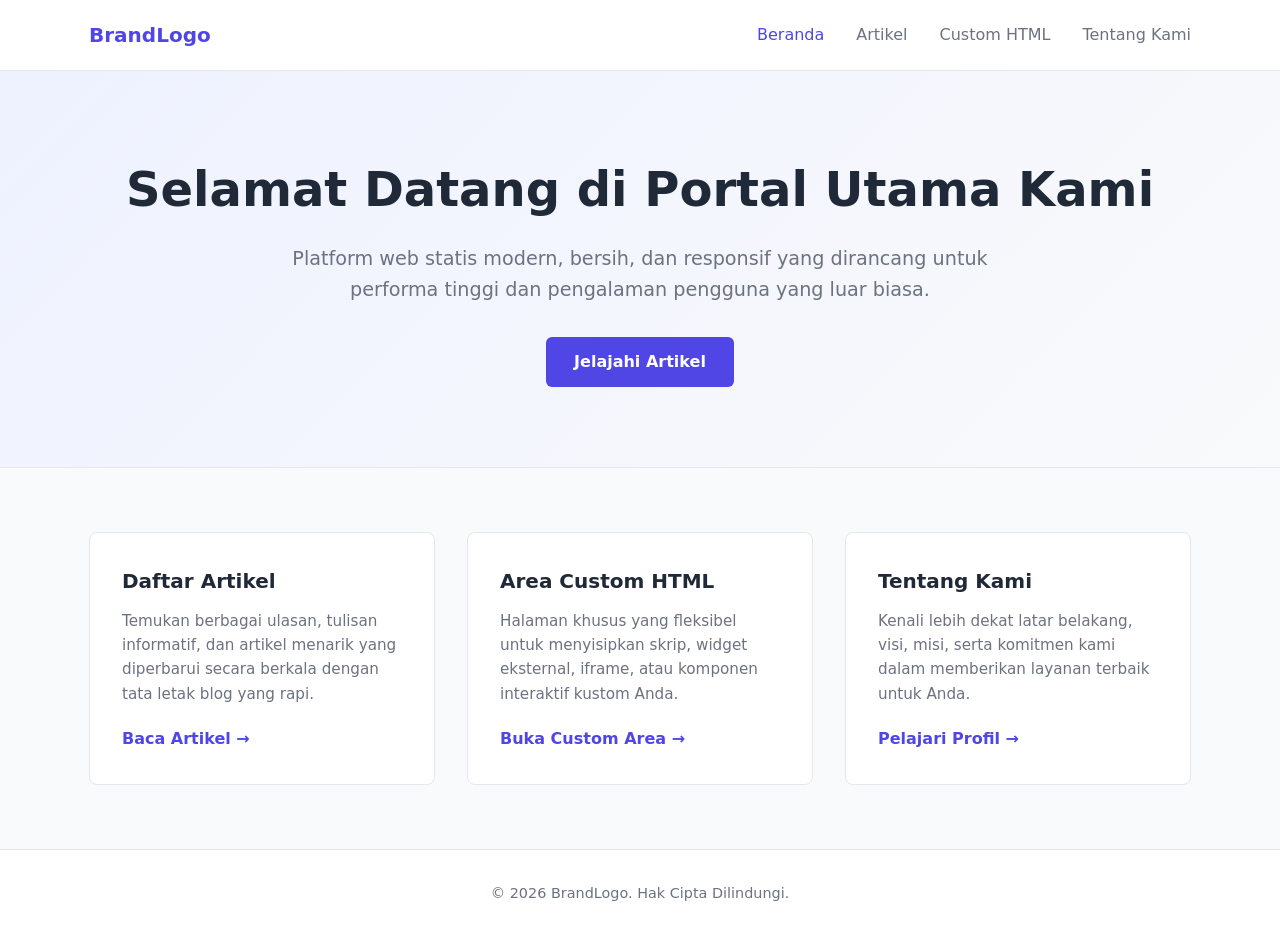
<file: index.html>
<!DOCTYPE html>
<html lang="id">
<head>
  <meta charset="UTF-8">
  <meta name="viewport" content="width=device-width, initial-scale=1.0">
  <title>Beranda - Website Profesional</title>
  <link rel="stylesheet" href="style.css">
</head>
<body>

  <!-- Navigation Bar -->
  <nav class="navbar">
    <div class="container nav-container">
      <a href="index.html" class="nav-logo">BrandLogo</a>
      <button class="hamburger" id="hamburger-btn" aria-label="Toggle Menu">&#9776;</button>
      <ul class="nav-menu" id="nav-menu">
        <li><a href="index.html" class="nav-link active">Beranda</a></li>
        <li><a href="articles.html" class="nav-link">Artikel</a></li>
        <li><a href="custom.html" class="nav-link">Custom HTML</a></li>
        <li><a href="about.html" class="nav-link">Tentang Kami</a></li>
      </ul>
    </div>
  </nav>

  <!-- Hero Section -->
  <header class="hero">
    <div class="container">
      <h1>Selamat Datang di Portal Utama Kami</h1>
      <p>Platform web statis modern, bersih, dan responsif yang dirancang untuk performa tinggi dan pengalaman pengguna yang luar biasa.</p>
      <a href="articles.html" class="btn">Jelajahi Artikel</a>
    </div>
  </header>

  <!-- Main Content / Navigation Cards -->
  <main class="container">
    <div class="features-grid">
      <div class="feature-card">
        <h3>Daftar Artikel</h3>
        <p>Temukan berbagai ulasan, tulisan informatif, dan artikel menarik yang diperbarui secara berkala dengan tata letak blog yang rapi.</p>
        <a href="articles.html" class="card-link">Baca Artikel &rarr;</a>
      </div>
      <div class="feature-card">
        <h3>Area Custom HTML</h3>
        <p>Halaman khusus yang fleksibel untuk menyisipkan skrip, widget eksternal, iframe, atau komponen interaktif kustom Anda.</p>
        <a href="custom.html" class="card-link">Buka Custom Area &rarr;</a>
      </div>
      <div class="feature-card">
        <h3>Tentang Kami</h3>
        <p>Kenali lebih dekat latar belakang, visi, misi, serta komitmen kami dalam memberikan layanan terbaik untuk Anda.</p>
        <a href="about.html" class="card-link">Pelajari Profil &rarr;</a>
      </div>
    </div>
  </main>

  <!-- Footer -->
  <footer class="footer">
    <div class="container">
      <p>&copy; 2026 BrandLogo. Hak Cipta Dilindungi.</p>
    </div>
  </footer>

  <!-- Script untuk Menu Mobile -->
  <script>
    const hamburgerBtn = document.getElementById('hamburger-btn');
    const navMenu = document.getElementById('nav-menu');

    hamburgerBtn.addEventListener('click', () => {
      navMenu.classList.toggle('active');
    });
  </script>
</body>
</html>
</file>
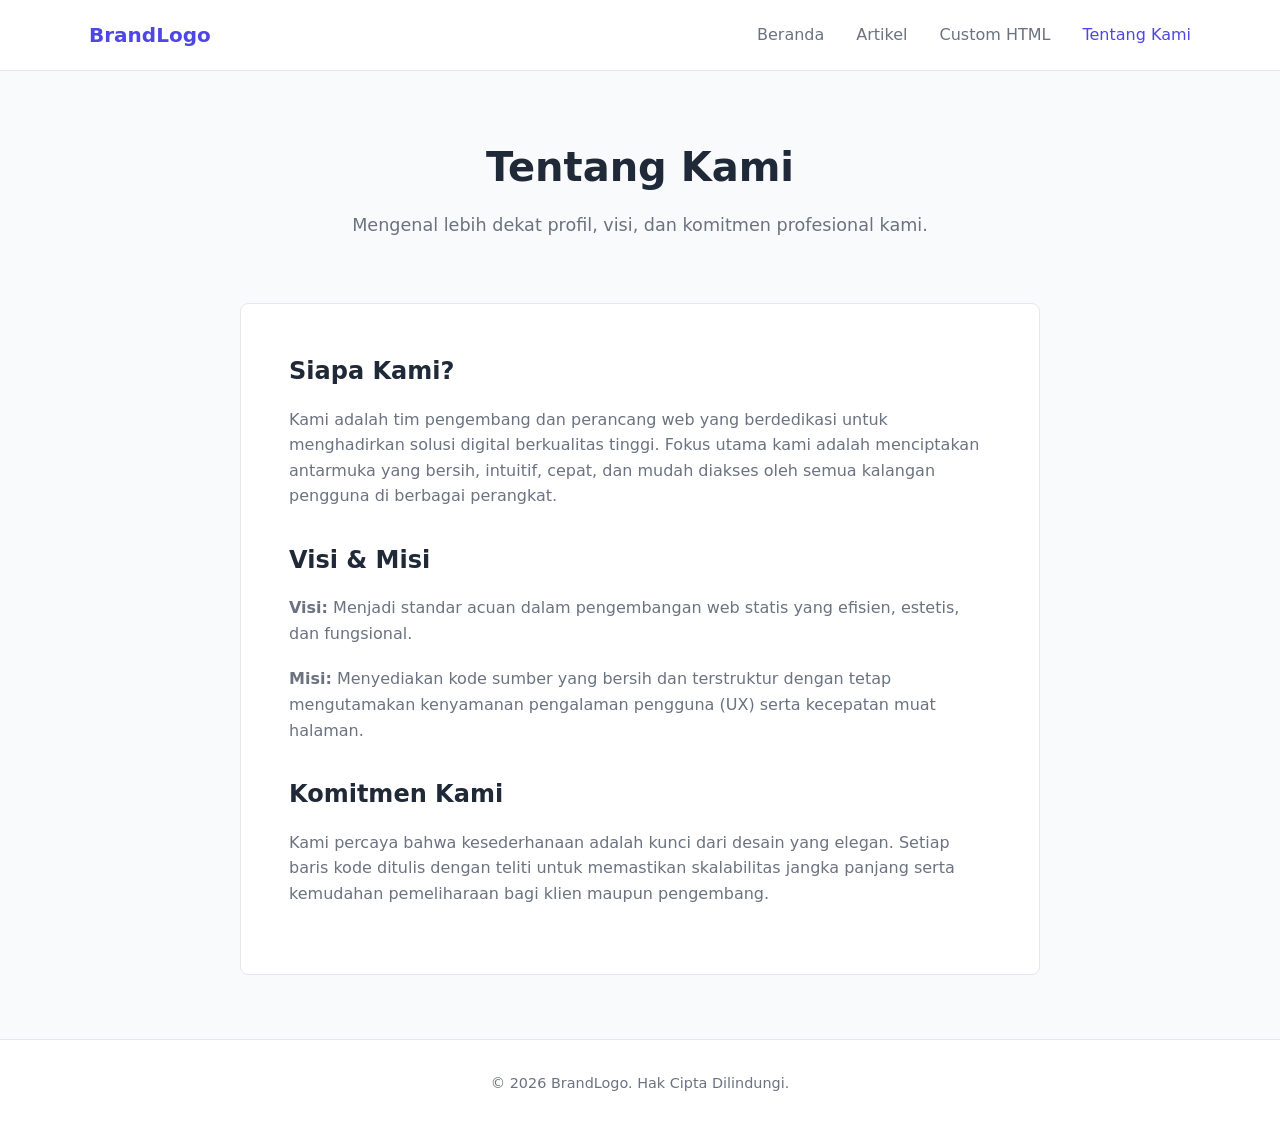
<file: about.html>
<!DOCTYPE html>
<html lang="id">
<head>
  <meta charset="UTF-8">
  <meta name="viewport" content="width=device-width, initial-scale=1.0">
  <title>Tentang Kami - Website Profesional</title>
  <link rel="stylesheet" href="style.css">
</head>
<body>

  <!-- Navigation Bar -->
  <nav class="navbar">
    <div class="container nav-container">
      <a href="index.html" class="nav-logo">BrandLogo</a>
      <button class="hamburger" id="hamburger-btn" aria-label="Toggle Menu">&#9776;</button>
      <ul class="nav-menu" id="nav-menu">
        <li><a href="index.html" class="nav-link">Beranda</a></li>
        <li><a href="articles.html" class="nav-link">Artikel</a></li>
        <li><a href="custom.html" class="nav-link">Custom HTML</a></li>
        <li><a href="about.html" class="nav-link active">Tentang Kami</a></li>
      </ul>
    </div>
  </nav>

  <!-- Page Header -->
  <header class="page-header">
    <div class="container">
      <h1>Tentang Kami</h1>
      <p>Mengenal lebih dekat profil, visi, dan komitmen profesional kami.</p>
    </div>
  </header>

  <!-- Main Content -->
  <main class="container">
    <div class="about-content">
      <h2>Siapa Kami?</h2>
      <p>Kami adalah tim pengembang dan perancang web yang berdedikasi untuk menghadirkan solusi digital berkualitas tinggi. Fokus utama kami adalah menciptakan antarmuka yang bersih, intuitif, cepat, dan mudah diakses oleh semua kalangan pengguna di berbagai perangkat.</p>

      <h2>Visi & Misi</h2>
      <p><strong>Visi:</strong> Menjadi standar acuan dalam pengembangan web statis yang efisien, estetis, dan fungsional.</p>
      <p><strong>Misi:</strong> Menyediakan kode sumber yang bersih dan terstruktur dengan tetap mengutamakan kenyamanan pengalaman pengguna (UX) serta kecepatan muat halaman.</p>

      <h2>Komitmen Kami</h2>
      <p>Kami percaya bahwa kesederhanaan adalah kunci dari desain yang elegan. Setiap baris kode ditulis dengan teliti untuk memastikan skalabilitas jangka panjang serta kemudahan pemeliharaan bagi klien maupun pengembang.</p>
    </div>
  </main>

  <!-- Footer -->
  <footer class="footer">
    <div class="container">
      <p>&copy; 2026 BrandLogo. Hak Cipta Dilindungi.</p>
    </div>
  </footer>

  <!-- Script untuk Menu Mobile -->
  <script>
    const hamburgerBtn = document.getElementById('hamburger-btn');
    const navMenu = document.getElementById('nav-menu');

    hamburgerBtn.addEventListener('click', () => {
      navMenu.classList.toggle('active');
    });
  </script>
</body>
</html>
</file>
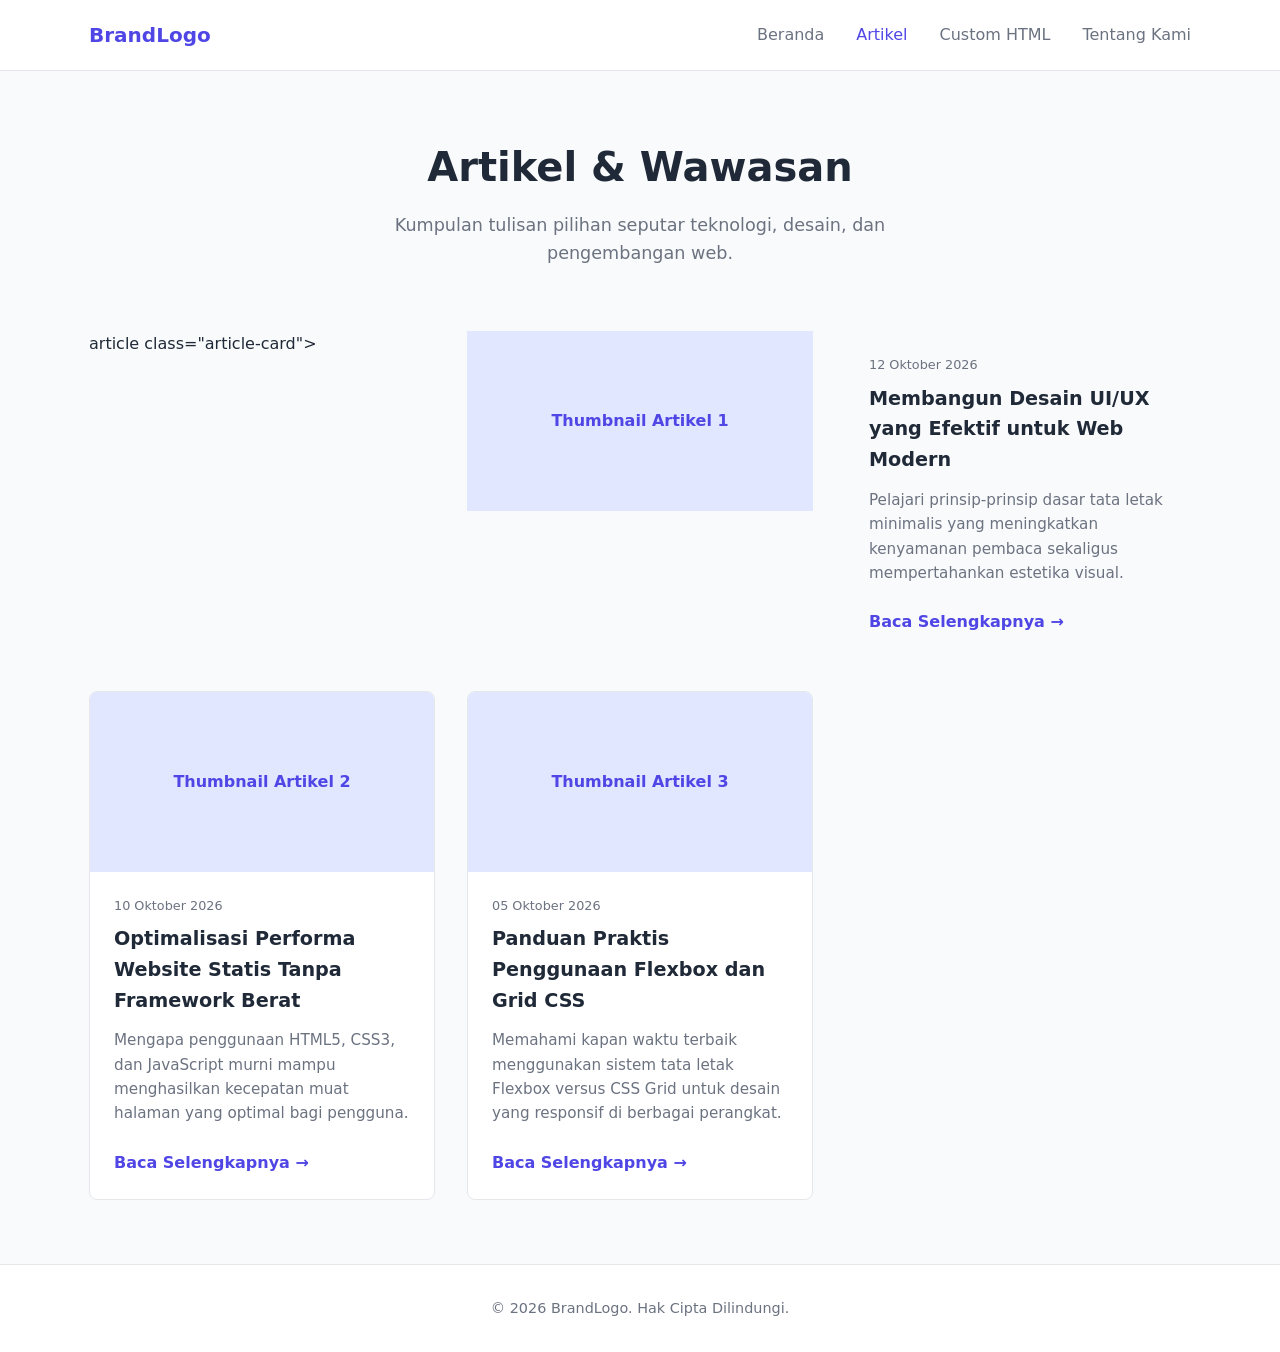
<file: articles.html>
<!DOCTYPE html>
<html lang="id">
<head>
  <meta charset="UTF-8">
  <meta name="viewport" content="width=device-width, initial-scale=1.0">
  <title>Artikel & Tulisan - Website Profesional</title>
  <link rel="stylesheet" href="style.css">
</head>
<body>

  <!-- Navigation Bar -->
  <nav class="navbar">
    <div class="container nav-container">
      <a href="index.html" class="nav-logo">BrandLogo</a>
      <button class="hamburger" id="hamburger-btn" aria-label="Toggle Menu">&#9776;</button>
      <ul class="nav-menu" id="nav-menu">
        <li><a href="index.html" class="nav-link">Beranda</a></li>
        <li><a href="articles.html" class="nav-link active">Artikel</a></li>
        <li><a href="custom.html" class="nav-link">Custom HTML</a></li>
        <li><a href="about.html" class="nav-link">Tentang Kami</a></li>
      </ul>
    </div>
  </nav>

  <!-- Page Header -->
  <header class="page-header">
    <div class="container">
      <h1>Artikel & Wawasan</h1>
      <p>Kumpulan tulisan pilihan seputar teknologi, desain, dan pengembangan web.</p>
    </div>
  </header>

  <!-- Articles Grid -->
  <main class="container">
    <div class="articles-grid">
      <!-- Artikel 1 -->
      article class="article-card">
        <div class="article-img-placeholder">Thumbnail Artikel 1</div>
        <div class="article-content">
          <span class="article-date">12 Oktober 2026</span>
          <h3>Membangun Desain UI/UX yang Efektif untuk Web Modern</h3>
          <p>Pelajari prinsip-prinsip dasar tata letak minimalis yang meningkatkan kenyamanan pembaca sekaligus mempertahankan estetika visual.</p>
          <a href="#" class="card-link">Baca Selengkapnya &rarr;</a>
        </div>
      </article>

      <!-- Artikel 2 -->
      <article class="article-card">
        <div class="article-img-placeholder">Thumbnail Artikel 2</div>
        <div class="article-content">
          <span class="article-date">10 Oktober 2026</span>
          <h3>Optimalisasi Performa Website Statis Tanpa Framework Berat</h3>
          <p>Mengapa penggunaan HTML5, CSS3, dan JavaScript murni mampu menghasilkan kecepatan muat halaman yang optimal bagi pengguna.</p>
          <a href="#" class="card-link">Baca Selengkapnya &rarr;</a>
        </div>
      </article>

      <!-- Artikel 3 -->
      <article class="article-card">
        <div class="article-img-placeholder">Thumbnail Artikel 3</div>
        <div class="article-content">
          <span class="article-date">05 Oktober 2026</span>
          <h3>Panduan Praktis Penggunaan Flexbox dan Grid CSS</h3>
          <p>Memahami kapan waktu terbaik menggunakan sistem tata letak Flexbox versus CSS Grid untuk desain yang responsif di berbagai perangkat.</p>
          <a href="#" class="card-link">Baca Selengkapnya &rarr;</a>
        </div>
      </article>
    </div>
  </main>

  <!-- Footer -->
  <footer class="footer">
    <div class="container">
      <p>&copy; 2026 BrandLogo. Hak Cipta Dilindungi.</p>
    </div>
  </footer>

  <!-- Script untuk Menu Mobile -->
  <script>
    const hamburgerBtn = document.getElementById('hamburger-btn');
    const navMenu = document.getElementById('nav-menu');

    hamburgerBtn.addEventListener('click', () => {
      navMenu.classList.toggle('active');
    });
  </script>
</body>
</html>
</file>
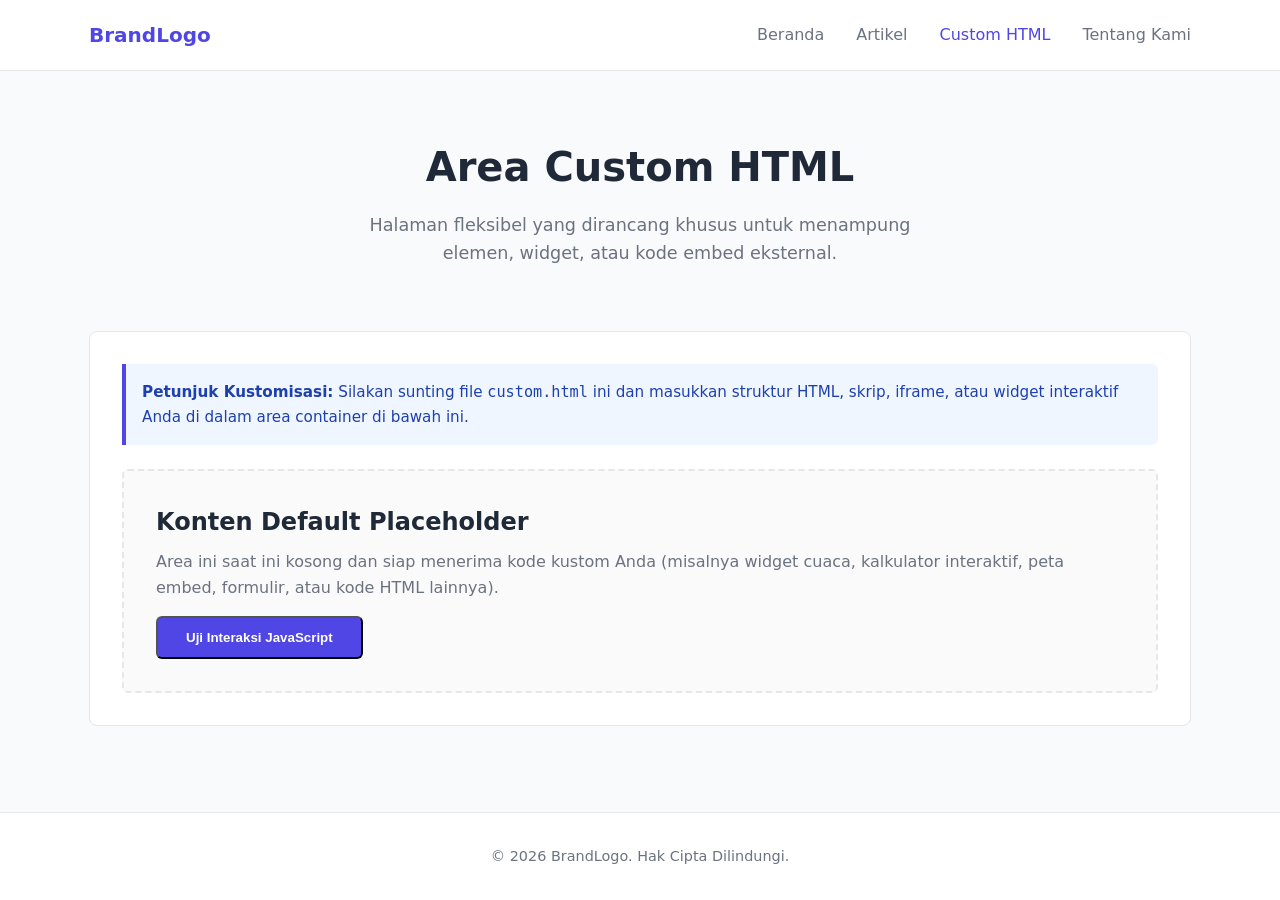
<file: custom.html>
<!DOCTYPE html>
<html lang="id">
<head>
  <meta charset="UTF-8">
  <meta name="viewport" content="width=device-width, initial-scale=1.0">
  <title>Custom HTML & Embed - Website Profesional</title>
  <link rel="stylesheet" href="style.css">
</head>
<body>

  <!-- Navigation Bar -->
  <nav class="navbar">
    <div class="container nav-container">
      <a href="index.html" class="nav-logo">BrandLogo</a>
      <button class="hamburger" id="hamburger-btn" aria-label="Toggle Menu">&#9776;</button>
      <ul class="nav-menu" id="nav-menu">
        <li><a href="index.html" class="nav-link">Beranda</a></li>
        <li><a href="articles.html" class="nav-link">Artikel</a></li>
        <li><a href="custom.html" class="nav-link active">Custom HTML</a></li>
        <li><a href="about.html" class="nav-link">Tentang Kami</a></li>
      </ul>
    </div>
  </nav>

  <!-- Page Header -->
  <header class="page-header">
    <div class="container">
      <h1>Area Custom HTML</h1>
      <p>Halaman fleksibel yang dirancang khusus untuk menampung elemen, widget, atau kode embed eksternal.</p>
    </div>
  </header>

  <!-- Custom Content Container -->
  <main class="container">
    <div class="custom-section-wrapper">
      <div class="custom-instructions">
        <strong>Petunjuk Kustomisasi:</strong> Silakan sunting file <code>custom.html</code> ini dan masukkan struktur HTML, skrip, iframe, atau widget interaktif Anda di dalam area container di bawah ini.
      </div>

      <!-- ======================================================== -->
      <!-- MULAI AREA KUSTOM: SISIPKAN KODE HTML/WIDGET ANDA DI SINI -->
      <!-- ======================================================== -->
      <div class="custom-render-area" id="custom-content-container">
        <h2>Konten Default Placeholder</h2>
        <p style="color: var(--text-muted); margin-top: 0.5rem; margin-bottom: 1rem;">
          Area ini saat ini kosong dan siap menerima kode kustom Anda (misalnya widget cuaca, kalkulator interaktif, peta embed, formulir, atau kode HTML lainnya).
        </p>
        
        <!-- Contoh elemen demo interaktif sederhana -->
        <button id="demo-alert-btn" class="btn" style="cursor: pointer;">Uji Interaksi JavaScript</button>
      </div>
      <!-- ======================================================== -->
      <!-- AKHIR AREA KUSTOM                                        -->
      <!-- ======================================================== -->

    </div>
  </main>

  <!-- Footer -->
  <footer class="footer">
    <div class="container">
      <p>&copy; 2026 BrandLogo. Hak Cipta Dilindungi.</p>
    </div>
  </footer>

  <!-- Script untuk Menu Mobile & Contoh Interaksi -->
  <script>
    const hamburgerBtn = document.getElementById('hamburger-btn');
    const navMenu = document.getElementById('nav-menu');

    hamburgerBtn.addEventListener('click', () => {
      navMenu.classList.toggle('active');
    });

    // Skrip contoh demo pada area kustom
    const demoBtn = document.getElementById('demo-alert-btn');
    if(demoBtn) {
      demoBtn.addEventListener('click', () => {
        alert('Area kustom berfungsi dengan baik! Anda siap menyisipkan kode Anda sendiri.');
      });
    }
  </script>
</body>
</html>
</file>
<file: style.css>
/* ==========================================
   GLOBAL STYLES & VARIABLES
========================================== */
:root {
  --primary: #4f46e5;
  --primary-dark: #4338ca;
  --text-main: #1f2937;
  --text-muted: #6b7280;
  --bg-body: #f9fafb;
  --bg-card: #ffffff;
  --border-color: #e5e7eb;
  --transition: all 0.3s ease;
}

* {
  box-sizing: border-box;
  margin: 0;
  padding: 0;
}

body {
  font-family: 'Inter', system-ui, -apple-system, BlinkMacSystemFont, "Segoe UI", Roboto, Oxygen, Ubuntu, Cantarell, sans-serif;
  background-color: var(--bg-body);
  color: var(--text-main);
  line-height: 1.6;
  display: flex;
  flex-direction: column;
  min-height: 100vh;
}

a {
  text-decoration: none;
  color: inherit;
}

ul {
  list-style: none;
}

.container {
  width: 100%;
  max-width: 1150px;
  margin: 0 auto;
  padding: 0 1.5rem;
}

/* ==========================================
   NAVIGATION BAR
========================================== */
.navbar {
  background-color: var(--bg-card);
  border-bottom: 1px solid var(--border-color);
  position: sticky;
  top: 0;
  z-index: 1000;
}

.nav-container {
  display: flex;
  justify-content: space-between;
  align-items: center;
  height: 70px;
}

.nav-logo {
  font-size: 1.25rem;
  font-weight: 700;
  color: var(--primary);
}

.nav-menu {
  display: flex;
  gap: 2rem;
}

.nav-link {
  font-weight: 500;
  color: var(--text-muted);
  transition: var(--transition);
}

.nav-link:hover,
.nav-link.active {
  color: var(--primary);
}

/* Hamburger Menu for Mobile */
.hamburger {
  display: none;
  cursor: pointer;
  background: none;
  border: none;
  font-size: 1.5rem;
  color: var(--text-main);
}

/* ==========================================
   FOOTER
========================================== */
.footer {
  background-color: var(--bg-card);
  border-top: 1px solid var(--border-color);
  padding: 2rem 0;
  text-align: center;
  color: var(--text-muted);
  font-size: 0.9rem;
  margin-top: auto;
}

/* ==========================================
   PAGE HEADER / HERO SECTION
========================================== */
.page-header {
  padding: 4rem 0 2rem 0;
  text-align: center;
}

.page-header h1 {
  font-size: 2.5rem;
  font-weight: 800;
  margin-bottom: 0.75rem;
  color: var(--text-main);
}

.page-header p {
  font-size: 1.1rem;
  color: var(--text-muted);
  max-width: 600px;
  margin: 0 auto;
}

/* ==========================================
   HOME PAGE (index.html) STYLES
========================================== */
.hero {
  padding: 5rem 0;
  text-align: center;
  background: linear-gradient(135deg, #eef2ff 0%, #f9fafb 100%);
  border-bottom: 1px solid var(--border-color);
}

.hero h1 {
  font-size: 3rem;
  font-weight: 800;
  margin-bottom: 1rem;
  color: var(--text-main);
}

.hero p {
  font-size: 1.2rem;
  color: var(--text-muted);
  max-width: 700px;
  margin: 0 auto 2rem auto;
}

.btn {
  display: inline-block;
  background-color: var(--primary);
  color: white;
  padding: 0.75rem 1.75rem;
  border-radius: 6px;
  font-weight: 600;
  transition: var(--transition);
}

.btn:hover {
  background-color: var(--primary-dark);
}

.features-grid {
  display: grid;
  grid-template-columns: repeat(auto-fit, minmax(280px, 1fr));
  gap: 2rem;
  padding: 4rem 0;
}

.feature-card {
  background: var(--bg-card);
  border: 1px solid var(--border-color);
  padding: 2rem;
  border-radius: 8px;
  transition: var(--transition);
}

.feature-card:hover {
  transform: translateY(-4px);
  box-shadow: 0 10px 25px -5px rgba(0, 0, 0, 0.05);
}

.feature-card h3 {
  font-size: 1.25rem;
  margin-bottom: 0.75rem;
  color: var(--text-main);
}

.feature-card p {
  color: var(--text-muted);
  margin-bottom: 1.25rem;
  font-size: 0.95rem;
}

.card-link {
  font-weight: 600;
  color: var(--primary);
  display: inline-flex;
  align-items: center;
  gap: 0.25rem;
}

/* ==========================================
   ARTICLES PAGE (articles.html)
========================================== */
.articles-grid {
  display: grid;
  grid-template-columns: repeat(auto-fit, minmax(320px, 1fr));
  gap: 2rem;
  padding: 2rem 0 4rem 0;
}

.article-card {
  background: var(--bg-card);
  border: 1px solid var(--border-color);
  border-radius: 8px;
  overflow: hidden;
  display: flex;
  flex-direction: column;
}

.article-img-placeholder {
  height: 180px;
  background-color: #e0e7ff;
  display: flex;
  align-items: center;
  justify-content: center;
  color: var(--primary);
  font-weight: 600;
}

.article-content {
  padding: 1.5rem;
  display: flex;
  flex-direction: column;
  flex-grow: 1;
}

.article-date {
  font-size: 0.8rem;
  color: var(--text-muted);
  margin-bottom: 0.5rem;
}

.article-content h3 {
  font-size: 1.2rem;
  margin-bottom: 0.75rem;
  color: var(--text-main);
}

.article-content p {
  color: var(--text-muted);
  font-size: 0.95rem;
  margin-bottom: 1.5rem;
  flex-grow: 1;
}

/* ==========================================
   CUSTOM HTML PAGE (custom.html)
========================================== */
.custom-section-wrapper {
  background: var(--bg-card);
  border: 1px solid var(--border-color);
  border-radius: 8px;
  padding: 2rem;
  margin: 2rem 0 4rem 0;
}

.custom-instructions {
  background-color: #eff6ff;
  border-left: 4px solid var(--primary);
  padding: 1rem;
  margin-bottom: 1.5rem;
  font-size: 0.95rem;
  color: #1e40af;
  border-radius: 0 6px 6px 0;
}

.custom-render-area {
  border: 2px dashed var(--border-color);
  padding: 2rem;
  border-radius: 6px;
  background-color: #fafafa;
}

/* ==========================================
   ABOUT PAGE (about.html)
========================================== */
.about-content {
  max-width: 800px;
  margin: 2rem auto 4rem auto;
  background: var(--bg-card);
  border: 1px solid var(--border-color);
  padding: 3rem;
  border-radius: 8px;
}

.about-content h2 {
  font-size: 1.5rem;
  margin-top: 2rem;
  margin-bottom: 1rem;
  color: var(--text-main);
}

.about-content h2:first-of-type {
  margin-top: 0;
}

.about-content p {
  color: var(--text-muted);
  margin-bottom: 1.25rem;
}

/* ==========================================
   RESPONSIVE DESIGN (MEDIA QUERIES)
========================================== */
@media (max-width: 768px) {
  .nav-menu {
    display: none;
    flex-direction: column;
    position: absolute;
    top: 70px;
    left: 0;
    width: 100%;
    background-color: var(--bg-card);
    border-bottom: 1px solid var(--border-color);
    padding: 1.5rem;
    box-shadow: 0 10px 15px -3px rgba(0, 0, 0, 0.05);
    gap: 1rem;
  }

  .nav-menu.active {
    display: flex;
  }

  .hamburger {
    display: block;
  }

  .hero h1 {
    font-size: 2.25rem;
  }
  
  .page-header h1 {
    font-size: 2rem;
  }

  .about-content {
    padding: 1.5rem;
  }
}
</file>
